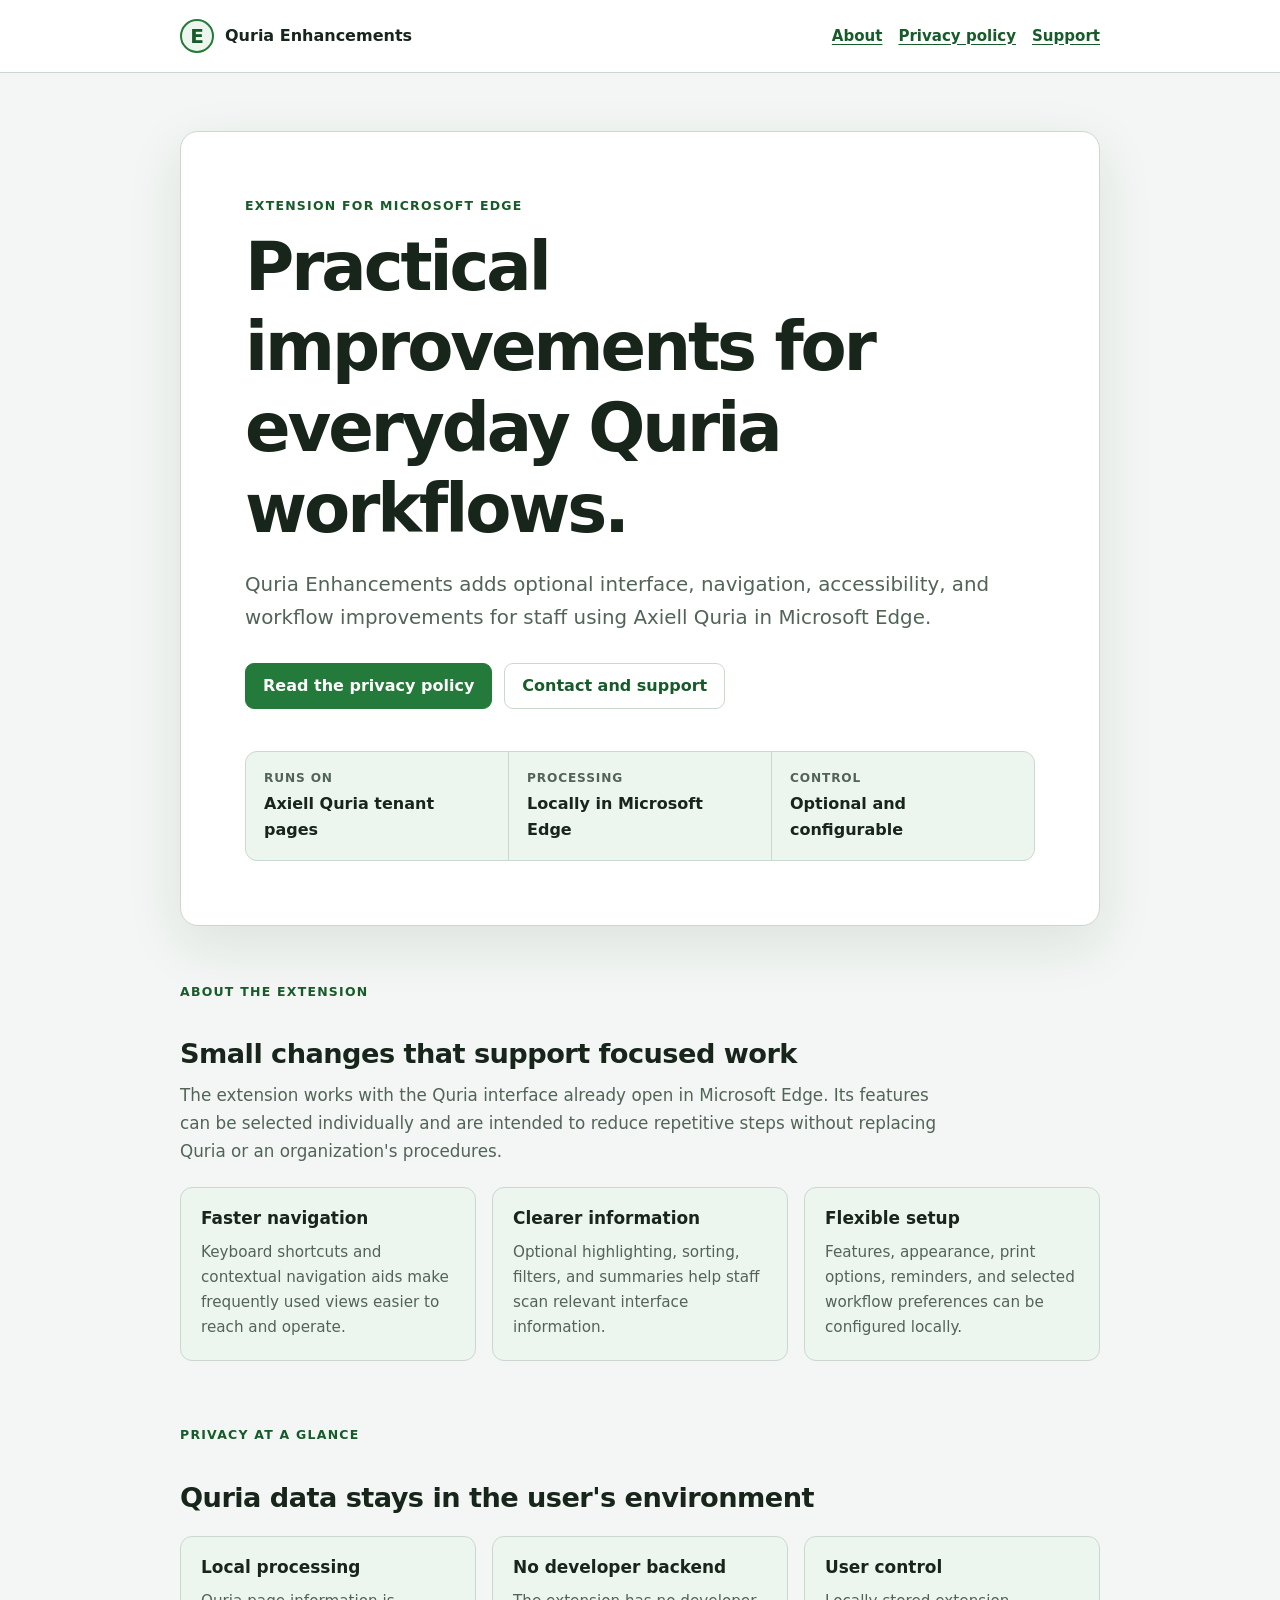
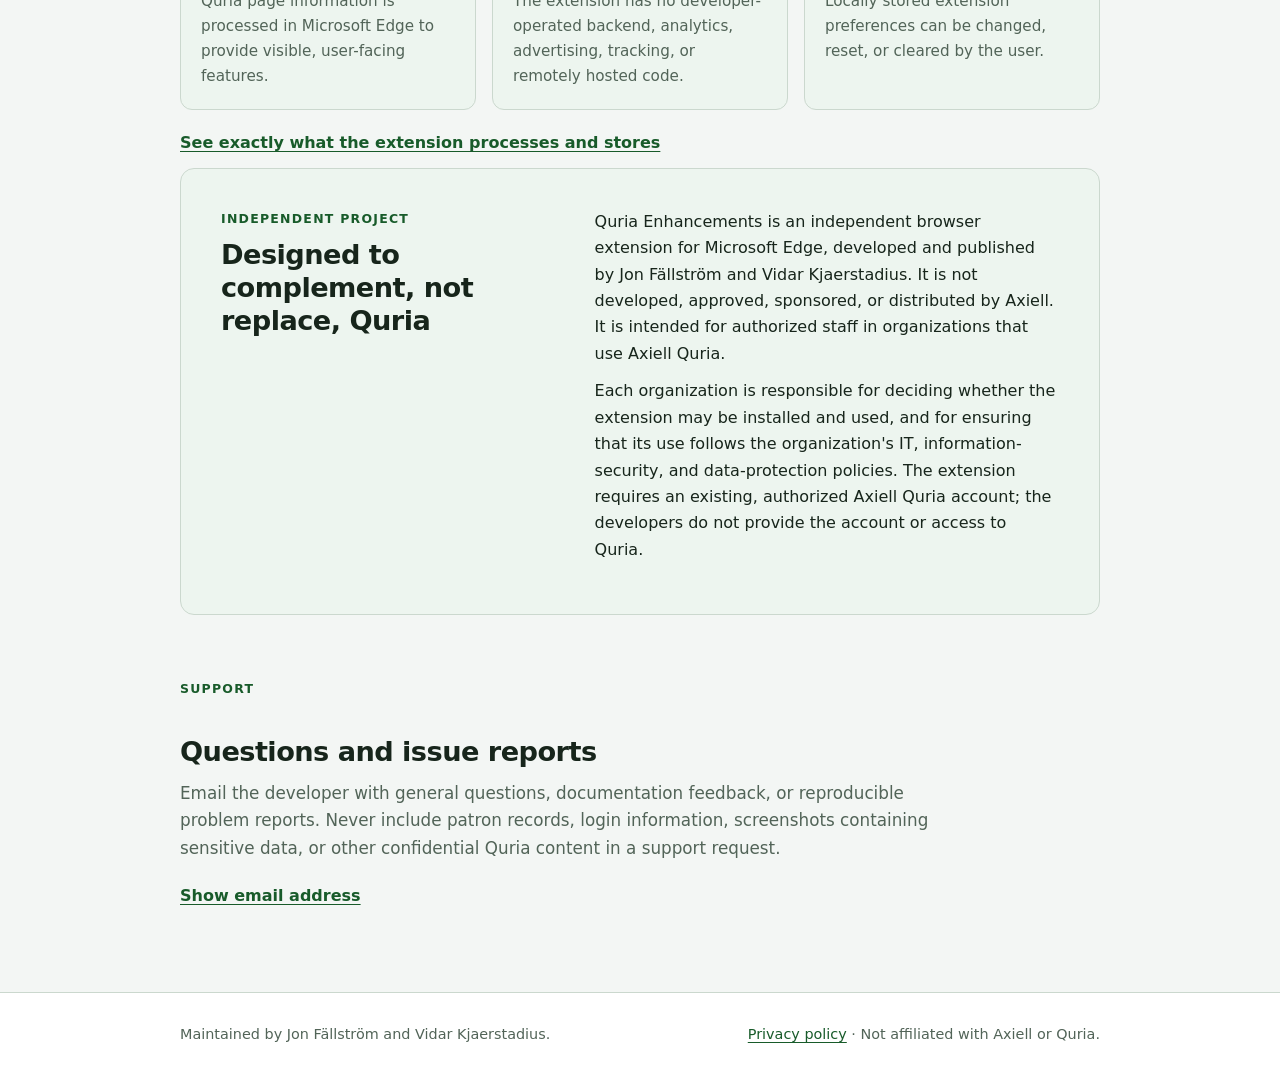
<file: index.html>
<!doctype html>
<html lang="en">
<head>
    <meta charset="utf-8">
    <meta name="viewport" content="width=device-width, initial-scale=1">
    <meta name="description" content="Public information, support, and privacy documentation for the Quria Enhancements extension for Microsoft Edge.">
    <meta name="referrer" content="no-referrer">
    <meta http-equiv="Content-Security-Policy" content="default-src 'self'; script-src 'self'; style-src 'self'; img-src 'self' data:; connect-src 'none'; frame-src 'none'; object-src 'none'; base-uri 'none'; form-action 'none'">
    <link rel="canonical" href="https://jon-fallstrom.github.io/Quria-enhancements---Plugin-info/">
    <link rel="stylesheet" href="styles.css">
    <title>Quria Enhancements for Microsoft Edge</title>
</head>
<body>
    <a class="skip-link" href="#main-content">Skip to main content</a>

    <header class="site-header">
        <div class="site-header-inner">
            <a class="brand" href="index.html" aria-label="Quria Enhancements home" aria-current="page">
                <span class="brand-mark" aria-hidden="true">E</span>
                <span>Quria Enhancements</span>
            </a>
            <nav class="site-nav" aria-label="Main navigation">
                <a href="#about">About</a>
                <a href="privacy.html">Privacy policy</a>
                <a href="#support">Support</a>
            </nav>
        </div>
    </header>

    <main id="main-content" class="page-shell">
        <section class="hero" aria-labelledby="hero-title">
            <p class="eyebrow">Extension for Microsoft Edge</p>
            <h1 id="hero-title">Practical improvements for everyday Quria workflows.</h1>
            <p class="lede">
                Quria Enhancements adds optional interface, navigation, accessibility,
                and workflow improvements for staff using Axiell Quria in Microsoft Edge.
            </p>
            <div class="actions">
                <a class="button" href="privacy.html">Read the privacy policy</a>
                <a class="button is-secondary" href="#support">Contact and support</a>
            </div>
            <dl class="key-facts" aria-label="Extension summary">
                <div>
                    <dt>Runs on</dt>
                    <dd>Axiell Quria tenant pages</dd>
                </div>
                <div>
                    <dt>Processing</dt>
                    <dd>Locally in Microsoft Edge</dd>
                </div>
                <div>
                    <dt>Control</dt>
                    <dd>Optional and configurable</dd>
                </div>
            </dl>
        </section>

        <section id="about" class="content-section" aria-labelledby="about-heading">
            <p class="eyebrow">About the extension</p>
            <h2 id="about-heading">Small changes that support focused work</h2>
            <p class="section-intro">
                The extension works with the Quria interface already open in Microsoft Edge. Its features can be selected
                individually and are intended to reduce repetitive steps without replacing Quria or an organization's procedures.
            </p>
            <div class="cards">
                <article class="card">
                    <h3>Faster navigation</h3>
                    <p>Keyboard shortcuts and contextual navigation aids make frequently used views easier to reach and operate.</p>
                </article>
                <article class="card">
                    <h3>Clearer information</h3>
                    <p>Optional highlighting, sorting, filters, and summaries help staff scan relevant interface information.</p>
                </article>
                <article class="card">
                    <h3>Flexible setup</h3>
                    <p>Features, appearance, print options, reminders, and selected workflow preferences can be configured locally.</p>
                </article>
            </div>
        </section>

        <section class="content-section" aria-labelledby="privacy-at-a-glance">
            <p class="eyebrow">Privacy at a glance</p>
            <h2 id="privacy-at-a-glance">Quria data stays in the user's environment</h2>
            <div class="cards">
                <article class="card">
                    <h3>Local processing</h3>
                    <p>Quria page information is processed in Microsoft Edge to provide visible, user-facing features.</p>
                </article>
                <article class="card">
                    <h3>No developer backend</h3>
                    <p>The extension has no developer-operated backend, analytics, advertising, tracking, or remotely hosted code.</p>
                </article>
                <article class="card">
                    <h3>User control</h3>
                    <p>Locally stored extension preferences can be changed, reset, or cleared by the user.</p>
                </article>
            </div>
            <p class="section-action"><a href="privacy.html">See exactly what the extension processes and stores</a></p>
        </section>

        <section class="content-section callout" aria-labelledby="independent-heading">
            <div>
                <p class="eyebrow">Independent project</p>
                <h2 id="independent-heading">Designed to complement, not replace, Quria</h2>
            </div>
            <div>
                <p>
                    Quria Enhancements is an independent browser extension for Microsoft Edge, developed and published by
                    Jon Fällström and Vidar Kjaerstadius. It is not developed, approved, sponsored, or distributed by Axiell.
                    It is intended for authorized staff in organizations that use Axiell Quria.
                </p>
                <p>
                    Each organization is responsible for deciding whether the extension may be installed and used, and for
                    ensuring that its use follows the organization's IT, information-security, and data-protection policies.
                    The extension requires an existing, authorized Axiell Quria account; the developers do not provide the
                    account or access to Quria.
                </p>
            </div>
        </section>

        <section id="support" class="content-section" aria-labelledby="support-heading">
            <p class="eyebrow">Support</p>
            <h2 id="support-heading">Questions and issue reports</h2>
            <p class="section-intro">
                Email the developer with general questions, documentation feedback, or reproducible problem reports.
                Never include patron records, login information, screenshots containing sensitive data, or other confidential
                Quria content in a support request.
            </p>
            <p class="section-action">
                <button class="email-reveal" type="button">Show email address</button>
            </p>
        </section>
    </main>

    <footer class="site-footer">
        <div class="site-footer-inner">
            <span>Maintained by Jon Fällström and Vidar Kjaerstadius.</span>
            <span><a href="privacy.html">Privacy policy</a> · Not affiliated with Axiell or Quria.</span>
        </div>
    </footer>
</body>
    <script src="email-reveal.js" defer></script>
</html>
</file>
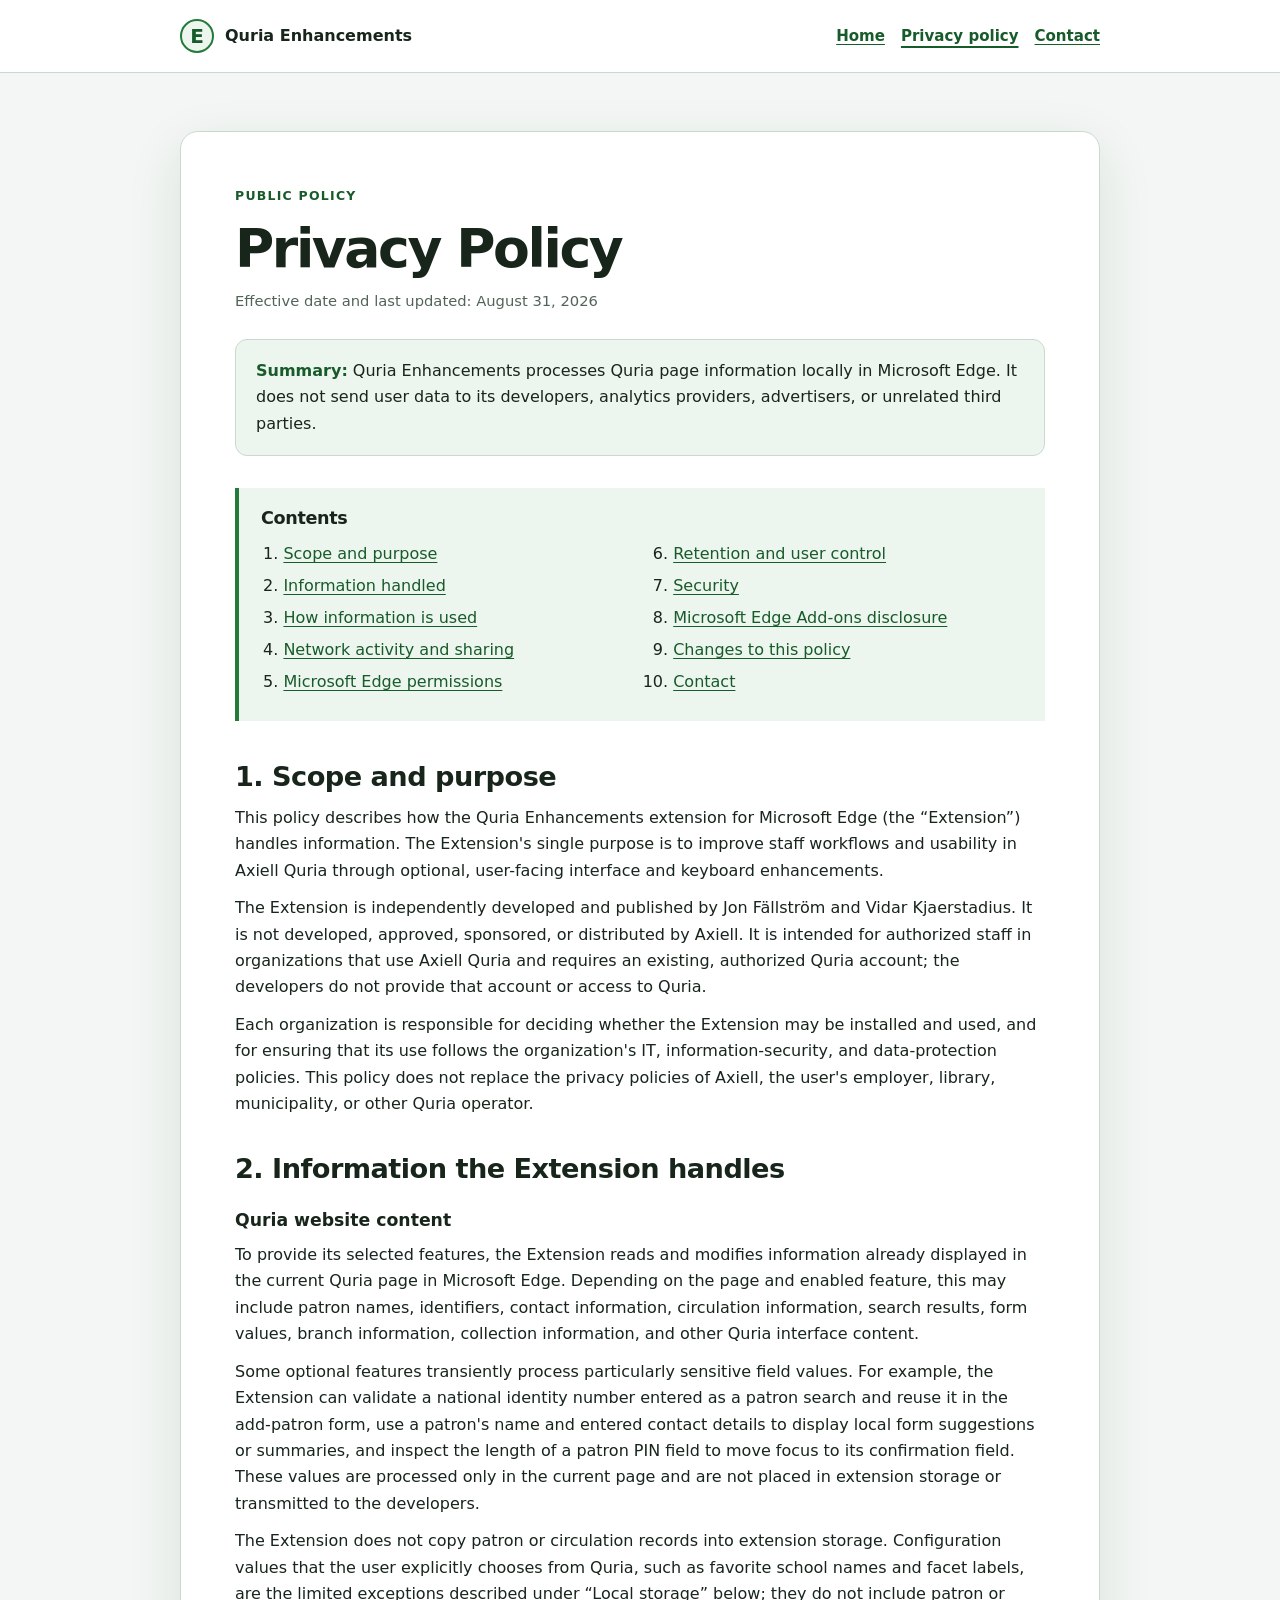
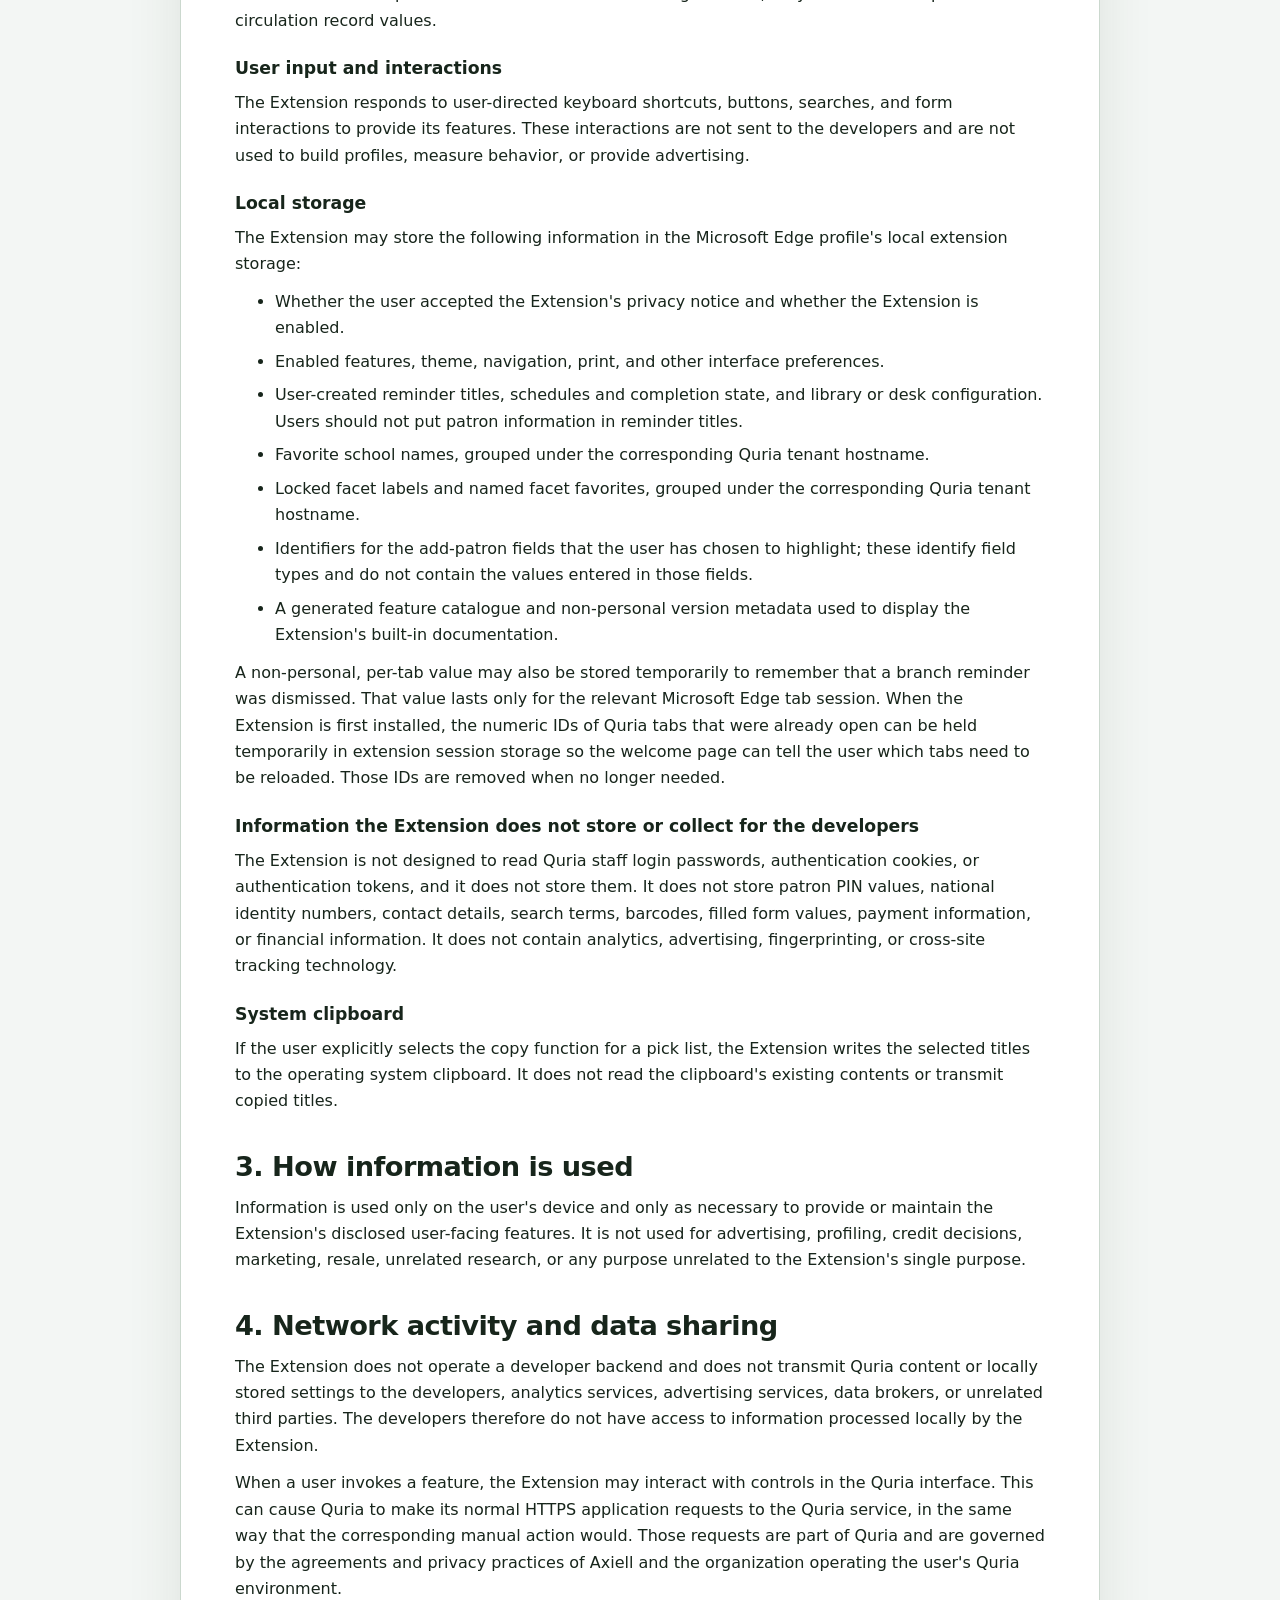
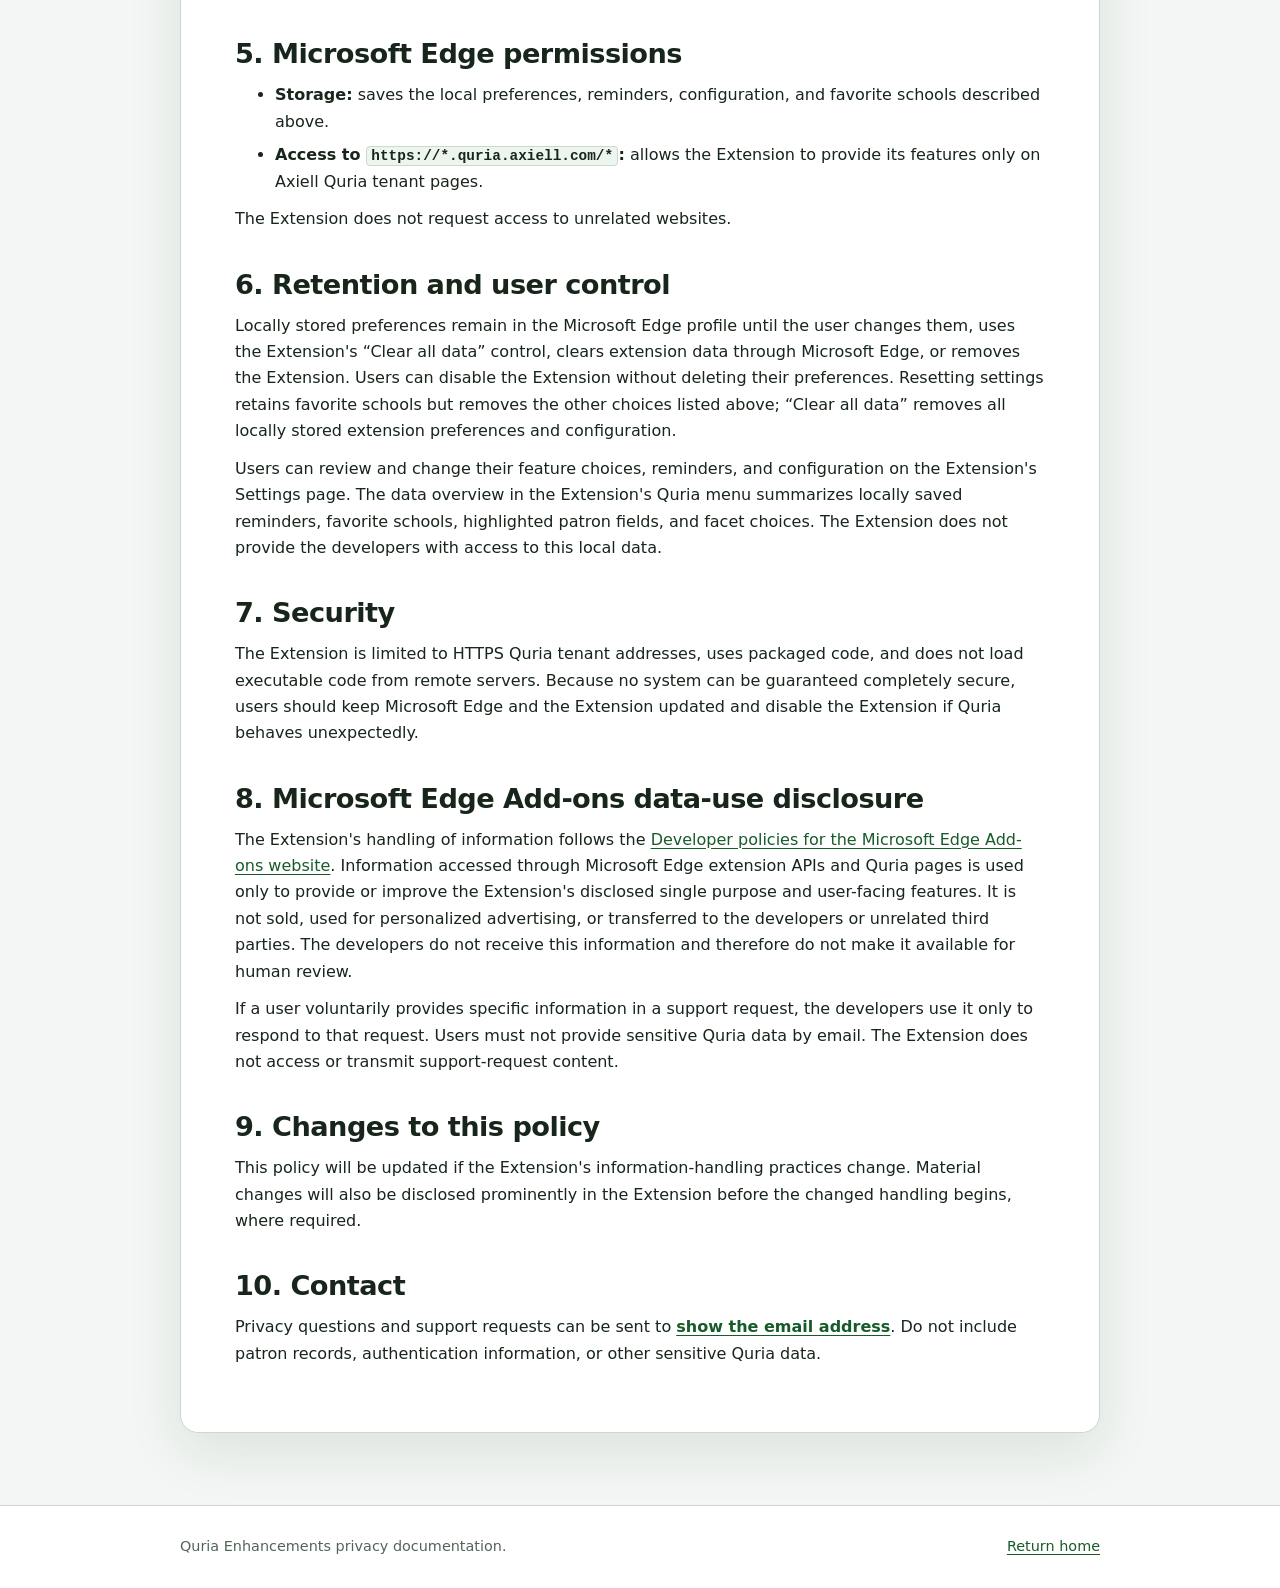
<file: privacy.html>
<!doctype html>
<html lang="en">
<head>
    <meta charset="utf-8">
    <meta name="viewport" content="width=device-width, initial-scale=1">
    <meta name="description" content="Privacy policy for the Quria Enhancements extension for Microsoft Edge.">
    <meta name="referrer" content="no-referrer">
    <meta http-equiv="Content-Security-Policy" content="default-src 'self'; script-src 'self'; style-src 'self'; img-src 'self' data:; connect-src 'none'; frame-src 'none'; object-src 'none'; base-uri 'none'; form-action 'none'">
    <link rel="canonical" href="https://jon-fallstrom.github.io/Quria-enhancements---Plugin-info/privacy.html">
    <link rel="stylesheet" href="styles.css">
    <title>Privacy Policy — Quria Enhancements</title>
</head>
<body>
    <a class="skip-link" href="#main-content">Skip to main content</a>

    <header class="site-header">
        <div class="site-header-inner">
            <a class="brand" href="index.html" aria-label="Quria Enhancements home">
                <span class="brand-mark" aria-hidden="true">E</span>
                <span>Quria Enhancements</span>
            </a>
            <nav class="site-nav" aria-label="Main navigation">
                <a href="index.html">Home</a>
                <a href="privacy.html" aria-current="page">Privacy policy</a>
                <a href="#contact">Contact</a>
            </nav>
        </div>
    </header>

    <main id="main-content" class="page-shell">
        <article class="document">
            <p class="eyebrow">Public policy</p>
            <h1>Privacy Policy</h1>
            <p class="meta">Effective date and last updated: August 31, 2026</p>

            <div class="notice">
                <strong>Summary:</strong> Quria Enhancements processes Quria page information locally in Microsoft Edge.
                It does not send user data to its developers, analytics providers, advertisers, or unrelated third parties.
            </div>

            <nav class="document-toc" aria-label="Privacy policy contents">
                <h2>Contents</h2>
                <ol>
                    <li><a href="#scope">Scope and purpose</a></li>
                    <li><a href="#information">Information handled</a></li>
                    <li><a href="#use">How information is used</a></li>
                    <li><a href="#transmission">Network activity and sharing</a></li>
                    <li><a href="#permissions">Microsoft Edge permissions</a></li>
                    <li><a href="#retention">Retention and user control</a></li>
                    <li><a href="#security">Security</a></li>
                    <li><a href="#edge-addons">Microsoft Edge Add-ons disclosure</a></li>
                    <li><a href="#changes">Changes to this policy</a></li>
                    <li><a href="#contact">Contact</a></li>
                </ol>
            </nav>

            <section aria-labelledby="scope">
                <h2 id="scope">1. Scope and purpose</h2>
                <p>
                    This policy describes how the Quria Enhancements extension for Microsoft Edge (the “Extension”) handles information.
                    The Extension's single purpose is to improve staff workflows and usability in Axiell Quria through optional,
                    user-facing interface and keyboard enhancements.
                </p>
                <p>
                    The Extension is independently developed and published by Jon Fällström and Vidar Kjaerstadius. It is not
                    developed, approved, sponsored, or distributed by Axiell. It is intended for authorized staff in organizations
                    that use Axiell Quria and requires an existing, authorized Quria account; the developers do not provide that
                    account or access to Quria.
                </p>
                <p>
                    Each organization is responsible for deciding whether the Extension may be installed and used, and for ensuring
                    that its use follows the organization's IT, information-security, and data-protection policies. This policy does
                    not replace the privacy policies of Axiell, the user's employer, library, municipality, or other Quria operator.
                </p>
            </section>

            <section aria-labelledby="information">
                <h2 id="information">2. Information the Extension handles</h2>

                <h3>Quria website content</h3>
                <p>
                    To provide its selected features, the Extension reads and modifies information already displayed in the
                    current Quria page in Microsoft Edge. Depending on the page and enabled feature, this may include patron names, identifiers,
                    contact information, circulation information, search results, form values, branch information, collection
                    information, and other Quria interface content.
                </p>
                <p>
                    Some optional features transiently process particularly sensitive field values. For example, the Extension
                    can validate a national identity number entered as a patron search and reuse it in the add-patron form, use
                    a patron's name and entered contact details to display local form suggestions or summaries, and inspect the
                    length of a patron PIN field to move focus to its confirmation field. These values are processed only in the
                    current page and are not placed in extension storage or transmitted to the developers.
                </p>
                <p>
                    The Extension does not copy patron or circulation records into extension storage. Configuration values that
                    the user explicitly chooses from Quria, such as favorite school names and facet labels, are the limited
                    exceptions described under “Local storage” below; they do not include patron or circulation record values.
                </p>

                <h3>User input and interactions</h3>
                <p>
                    The Extension responds to user-directed keyboard shortcuts, buttons, searches, and form interactions to
                    provide its features. These interactions are not sent to the developers and are not used to build profiles,
                    measure behavior, or provide advertising.
                </p>

                <h3>Local storage</h3>
                <p>The Extension may store the following information in the Microsoft Edge profile's local extension storage:</p>
                <ul>
                    <li>Whether the user accepted the Extension's privacy notice and whether the Extension is enabled.</li>
                    <li>Enabled features, theme, navigation, print, and other interface preferences.</li>
                    <li>
                        User-created reminder titles, schedules and completion state, and library or desk configuration.
                        Users should not put patron information in reminder titles.
                    </li>
                    <li>Favorite school names, grouped under the corresponding Quria tenant hostname.</li>
                    <li>Locked facet labels and named facet favorites, grouped under the corresponding Quria tenant hostname.</li>
                    <li>
                        Identifiers for the add-patron fields that the user has chosen to highlight; these identify field types
                        and do not contain the values entered in those fields.
                    </li>
                    <li>A generated feature catalogue and non-personal version metadata used to display the Extension's built-in documentation.</li>
                </ul>
                <p>
                    A non-personal, per-tab value may also be stored temporarily to remember that a branch reminder was dismissed.
                    That value lasts only for the relevant Microsoft Edge tab session. When the Extension is first installed, the numeric
                    IDs of Quria tabs that were already open can be held temporarily in extension session storage so the welcome page
                    can tell the user which tabs need to be reloaded. Those IDs are removed when no longer needed.
                </p>

                <h3>Information the Extension does not store or collect for the developers</h3>
                <p>
                    The Extension is not designed to read Quria staff login passwords, authentication cookies, or authentication
                    tokens, and it does not store them. It does not store patron PIN values, national identity numbers, contact
                    details, search terms, barcodes, filled form values, payment information, or financial information. It does
                    not contain analytics, advertising, fingerprinting, or cross-site tracking technology.
                </p>

                <h3>System clipboard</h3>
                <p>
                    If the user explicitly selects the copy function for a pick list, the Extension writes the selected titles to
                    the operating system clipboard. It does not read the clipboard's existing contents or transmit copied titles.
                </p>
            </section>

            <section aria-labelledby="use">
                <h2 id="use">3. How information is used</h2>
                <p>
                    Information is used only on the user's device and only as necessary to provide or maintain the Extension's
                    disclosed user-facing features. It is not used for advertising, profiling, credit decisions, marketing,
                    resale, unrelated research, or any purpose unrelated to the Extension's single purpose.
                </p>
            </section>

            <section aria-labelledby="transmission">
                <h2 id="transmission">4. Network activity and data sharing</h2>
                <p>
                    The Extension does not operate a developer backend and does not transmit Quria content or locally stored
                    settings to the developers, analytics services, advertising services, data brokers, or unrelated third parties.
                    The developers therefore do not have access to information processed locally by the Extension.
                </p>
                <p>
                    When a user invokes a feature, the Extension may interact with controls in the Quria interface. This can cause
                    Quria to make its normal HTTPS application requests to the Quria service, in the same way that the corresponding
                    manual action would. Those requests are part of Quria and are governed by the agreements and privacy practices
                    of Axiell and the organization operating the user's Quria environment.
                </p>
            </section>

            <section aria-labelledby="permissions">
                <h2 id="permissions">5. Microsoft Edge permissions</h2>
                <ul>
                    <li><strong>Storage:</strong> saves the local preferences, reminders, configuration, and favorite schools described above.</li>
                    <li><strong>Access to <code>https://*.quria.axiell.com/*</code>:</strong> allows the Extension to provide its features only on Axiell Quria tenant pages.</li>
                </ul>
                <p>The Extension does not request access to unrelated websites.</p>
            </section>

            <section aria-labelledby="retention">
                <h2 id="retention">6. Retention and user control</h2>
                <p>
                    Locally stored preferences remain in the Microsoft Edge profile until the user changes them, uses the Extension's
                    “Clear all data” control, clears extension data through Microsoft Edge, or removes the Extension. Users can disable
                    the Extension without deleting their preferences. Resetting settings retains favorite schools but removes the
                    other choices listed above; “Clear all data” removes all locally stored extension preferences and configuration.
                </p>
                <p>
                    Users can review and change their feature choices, reminders, and configuration on the Extension's Settings page.
                    The data overview in the Extension's Quria menu summarizes locally saved reminders, favorite schools, highlighted
                    patron fields, and facet choices. The Extension does not provide the developers with access to this local data.
                </p>
            </section>

            <section aria-labelledby="security">
                <h2 id="security">7. Security</h2>
                <p>
                    The Extension is limited to HTTPS Quria tenant addresses, uses packaged code, and does not load executable code
                    from remote servers. Because no system can be guaranteed completely secure, users should keep Microsoft Edge
                    and the Extension updated and disable the Extension if Quria behaves unexpectedly.
                </p>
            </section>

            <section aria-labelledby="edge-addons">
                <h2 id="edge-addons">8. Microsoft Edge Add-ons data-use disclosure</h2>
                <p>
                    The Extension's handling of information follows the
                    <a href="https://learn.microsoft.com/en-us/legal/microsoft-edge/extensions/developer-policies" rel="noopener noreferrer">Developer policies for the Microsoft Edge Add-ons website</a>.
                    Information accessed through Microsoft Edge extension APIs and Quria pages is used only to provide or improve
                    the Extension's disclosed single purpose and user-facing features. It is not sold, used for personalized advertising,
                    or transferred to the developers or unrelated third parties. The developers do not receive this information and
                    therefore do not make it available for human review.
                </p>
                <p>
                    If a user voluntarily provides specific information in a support request, the developers use it only to respond to
                    that request. Users must not provide sensitive Quria data by email. The Extension does not access or transmit
                    support-request content.
                </p>
            </section>

            <section aria-labelledby="changes">
                <h2 id="changes">9. Changes to this policy</h2>
                <p>
                    This policy will be updated if the Extension's information-handling practices change. Material changes will also
                    be disclosed prominently in the Extension before the changed handling begins, where required.
                </p>
            </section>

            <section id="contact" aria-labelledby="contact-heading">
                <h2 id="contact-heading">10. Contact</h2>
                <p>
                    Privacy questions and support requests can be sent to
                    <button class="email-reveal" type="button">show the email address</button>.
                    Do not include patron records, authentication information, or other sensitive Quria data.
                </p>
            </section>
        </article>
    </main>

    <footer class="site-footer">
        <div class="site-footer-inner">
            <span>Quria Enhancements privacy documentation.</span>
            <a href="index.html">Return home</a>
        </div>
    </footer>
</body>
    <script src="email-reveal.js" defer></script>
</html>
</file>
<file: styles.css>
:root {
    color-scheme: light dark;
    --page: #f3f6f4;
    --surface: #ffffff;
    --surface-soft: #edf5ef;
    --text: #17251b;
    --muted: #526458;
    --border: #cbd8ce;
    --accent: #247a3a;
    --accent-strong: #185b2a;
    --focus: #0b57d0;
    --shadow: 0 18px 55px rgba(25, 61, 34, 0.10);
}

* {
    box-sizing: border-box;
}

html {
    scroll-behavior: smooth;
}

body {
    min-width: 280px;
    margin: 0;
    background: var(--page);
    color: var(--text);
    font-family: Inter, ui-sans-serif, system-ui, -apple-system, BlinkMacSystemFont, "Segoe UI", sans-serif;
    font-size: 16px;
    line-height: 1.65;
}

a {
    color: var(--accent-strong);
    text-underline-offset: 0.18em;
}

a:hover {
    text-decoration-thickness: 2px;
}

a:focus-visible {
    border-radius: 3px;
    outline: 3px solid var(--focus);
    outline-offset: 3px;
}

.skip-link {
    position: fixed;
    z-index: 10;
    top: 12px;
    left: 12px;
    padding: 10px 14px;
    border-radius: 7px;
    background: var(--text);
    color: var(--surface);
    font-weight: 750;
    transform: translateY(-160%);
}

.skip-link:focus {
    transform: translateY(0);
}

.site-header {
    border-bottom: 1px solid var(--border);
    background: var(--surface);
}

.site-header-inner,
.page-shell,
.site-footer-inner {
    width: min(920px, calc(100% - 36px));
    margin-inline: auto;
}

.site-header-inner {
    display: flex;
    align-items: center;
    justify-content: space-between;
    gap: 20px;
    min-height: 72px;
}

.brand {
    display: inline-flex;
    align-items: center;
    gap: 11px;
    color: var(--text);
    font-weight: 750;
    text-decoration: none;
}

.brand-mark {
    display: inline-grid;
    width: 34px;
    height: 34px;
    place-items: center;
    border: 2px solid var(--accent);
    border-radius: 50%;
    background: var(--surface-soft);
    color: var(--accent-strong);
    font-size: 20px;
    font-weight: 800;
    line-height: 1;
}

.site-nav {
    display: flex;
    flex-wrap: wrap;
    gap: 16px;
}

.site-nav a {
    font-size: 0.94rem;
    font-weight: 650;
}

.site-nav a[aria-current="page"] {
    text-decoration-thickness: 2px;
    text-underline-offset: 0.32em;
}

.page-shell {
    padding-block: 58px 72px;
}

.hero,
.document {
    border: 1px solid var(--border);
    border-radius: 18px;
    background: var(--surface);
    box-shadow: var(--shadow);
}

.hero {
    padding: clamp(30px, 6vw, 64px);
}

.content-section {
    padding-top: 56px;
    scroll-margin-top: 24px;
}

.content-section + .content-section {
    margin-top: 8px;
}

.document {
    padding: clamp(26px, 5vw, 54px);
}

.eyebrow {
    margin: 0 0 10px;
    color: var(--accent-strong);
    font-size: 0.78rem;
    font-weight: 800;
    letter-spacing: 0.1em;
    text-transform: uppercase;
}

h1,
h2,
h3 {
    line-height: 1.2;
}

h1 {
    max-width: 18ch;
    margin: 0;
    font-size: clamp(2.1rem, 7vw, 4.2rem);
    letter-spacing: -0.045em;
}

.document h1 {
    max-width: none;
    font-size: clamp(2rem, 6vw, 3.35rem);
}

h2 {
    margin: 2.25rem 0 0.7rem;
    font-size: clamp(1.35rem, 3vw, 1.7rem);
    letter-spacing: -0.02em;
}

h3 {
    margin: 1.5rem 0 0.5rem;
    font-size: 1.08rem;
}

p,
ul {
    margin-block: 0.7rem;
}

ol {
    margin-block: 0.7rem;
}

li + li {
    margin-top: 0.45rem;
}

.lede {
    max-width: 66ch;
    margin: 1.25rem 0 0;
    color: var(--muted);
    font-size: clamp(1.08rem, 2.2vw, 1.24rem);
}

.actions {
    display: flex;
    flex-wrap: wrap;
    gap: 12px;
    margin-top: 28px;
}

.key-facts {
    display: grid;
    grid-template-columns: repeat(3, minmax(0, 1fr));
    gap: 1px;
    margin: 42px 0 0;
    overflow: hidden;
    border: 1px solid var(--border);
    border-radius: 12px;
    background: var(--border);
}

.key-facts div {
    padding: 16px 18px;
    background: var(--surface-soft);
}

.key-facts dt {
    color: var(--muted);
    font-size: 0.76rem;
    font-weight: 800;
    letter-spacing: 0.07em;
    text-transform: uppercase;
}

.key-facts dd {
    margin: 3px 0 0;
    font-weight: 700;
}

.button {
    display: inline-flex;
    align-items: center;
    min-height: 44px;
    padding: 9px 17px;
    border: 1px solid var(--accent);
    border-radius: 9px;
    background: var(--accent);
    color: #ffffff;
    font-weight: 750;
    text-decoration: none;
}

.button:hover {
    background: var(--accent-strong);
}

.button.is-secondary {
    border-color: var(--border);
    background: var(--surface);
    color: var(--accent-strong);
}

.cards {
    display: grid;
    grid-template-columns: repeat(3, minmax(0, 1fr));
    gap: 16px;
    margin-top: 22px;
}

.card,
.notice {
    border: 1px solid var(--border);
    border-radius: 12px;
    background: var(--surface-soft);
}

.card {
    padding: 20px;
}

.card h3 {
    margin: 0;
    font-size: 1.06rem;
}

.card p {
    margin-bottom: 0;
    color: var(--muted);
    font-size: 0.95rem;
}

.meta {
    margin-top: 8px;
    color: var(--muted);
    font-size: 0.92rem;
}

.notice {
    margin: 1.6rem 0;
    padding: 18px 20px;
}

.notice strong {
    color: var(--accent-strong);
}

.section-intro {
    max-width: 72ch;
    color: var(--muted);
    font-size: 1.05rem;
}

.section-action {
    margin-top: 20px;
    font-weight: 700;
}

.email-reveal {
    padding: 0;
    border: 0;
    background: transparent;
    color: var(--accent-strong);
    cursor: pointer;
    font: inherit;
    font-weight: 700;
    text-decoration: underline;
    text-decoration-thickness: 1px;
    text-underline-offset: 0.18em;
}

.email-reveal:hover {
    color: var(--text);
}

.callout {
    display: grid;
    grid-template-columns: minmax(220px, 0.8fr) minmax(0, 1.2fr);
    gap: clamp(24px, 6vw, 64px);
    align-items: start;
    margin-top: 64px;
    padding: clamp(24px, 5vw, 40px);
    border: 1px solid var(--border);
    border-radius: 14px;
    background: var(--surface-soft);
}

.callout h2,
.callout p {
    margin-top: 0;
}

.document-toc {
    margin: 2rem 0 2.5rem;
    padding: 20px 22px;
    border-left: 4px solid var(--accent);
    background: var(--surface-soft);
}

.document-toc h2 {
    margin: 0 0 0.75rem;
    font-size: 1.1rem;
}

.document-toc ol {
    columns: 2;
    gap: 40px;
    margin: 0;
    padding-left: 1.4rem;
}

.document-toc li {
    break-inside: avoid;
    margin: 0 0 0.35rem;
}

code {
    padding: 0.08em 0.3em;
    border: 1px solid var(--border);
    border-radius: 4px;
    background: var(--surface-soft);
    font-size: 0.9em;
}

.document section {
    scroll-margin-top: 24px;
}

.site-footer {
    border-top: 1px solid var(--border);
    background: var(--surface);
}

.site-footer-inner {
    display: flex;
    align-items: center;
    justify-content: space-between;
    gap: 18px;
    min-height: 82px;
    color: var(--muted);
    font-size: 0.9rem;
}

@media (max-width: 700px) {
    .site-header-inner,
    .site-footer-inner {
        align-items: flex-start;
        flex-direction: column;
        justify-content: center;
        padding-block: 15px;
    }

    .cards {
        grid-template-columns: 1fr;
    }

    .key-facts,
    .callout {
        grid-template-columns: 1fr;
    }

    .document-toc ol {
        columns: 1;
    }

    .page-shell {
        padding-block: 28px 46px;
    }
}

@media (prefers-color-scheme: dark) {
    :root {
        --page: #111814;
        --surface: #19231d;
        --surface-soft: #202e25;
        --text: #eff8f1;
        --muted: #b7c8bb;
        --border: #3d5142;
        --accent: #62bc75;
        --accent-strong: #9de0aa;
        --focus: #8ab4f8;
        --shadow: 0 18px 55px rgba(0, 0, 0, 0.24);
    }

    .button {
        color: #102016;
    }

    .button.is-secondary {
        color: var(--accent-strong);
    }
}

@media (prefers-reduced-motion: reduce) {
    html {
        scroll-behavior: auto;
    }
}

@media print {
    :root {
        color-scheme: light;
        --page: #ffffff;
        --surface: #ffffff;
        --surface-soft: #ffffff;
        --text: #000000;
        --muted: #333333;
        --border: #999999;
        --shadow: none;
    }

    .skip-link,
    .site-header,
    .site-footer,
    .actions {
        display: none;
    }

    .page-shell {
        width: 100%;
        padding: 0;
    }

    .hero,
    .card,
    .callout {
        break-inside: avoid;
        box-shadow: none;
    }

    a {
        color: inherit;
    }
}
</file>
